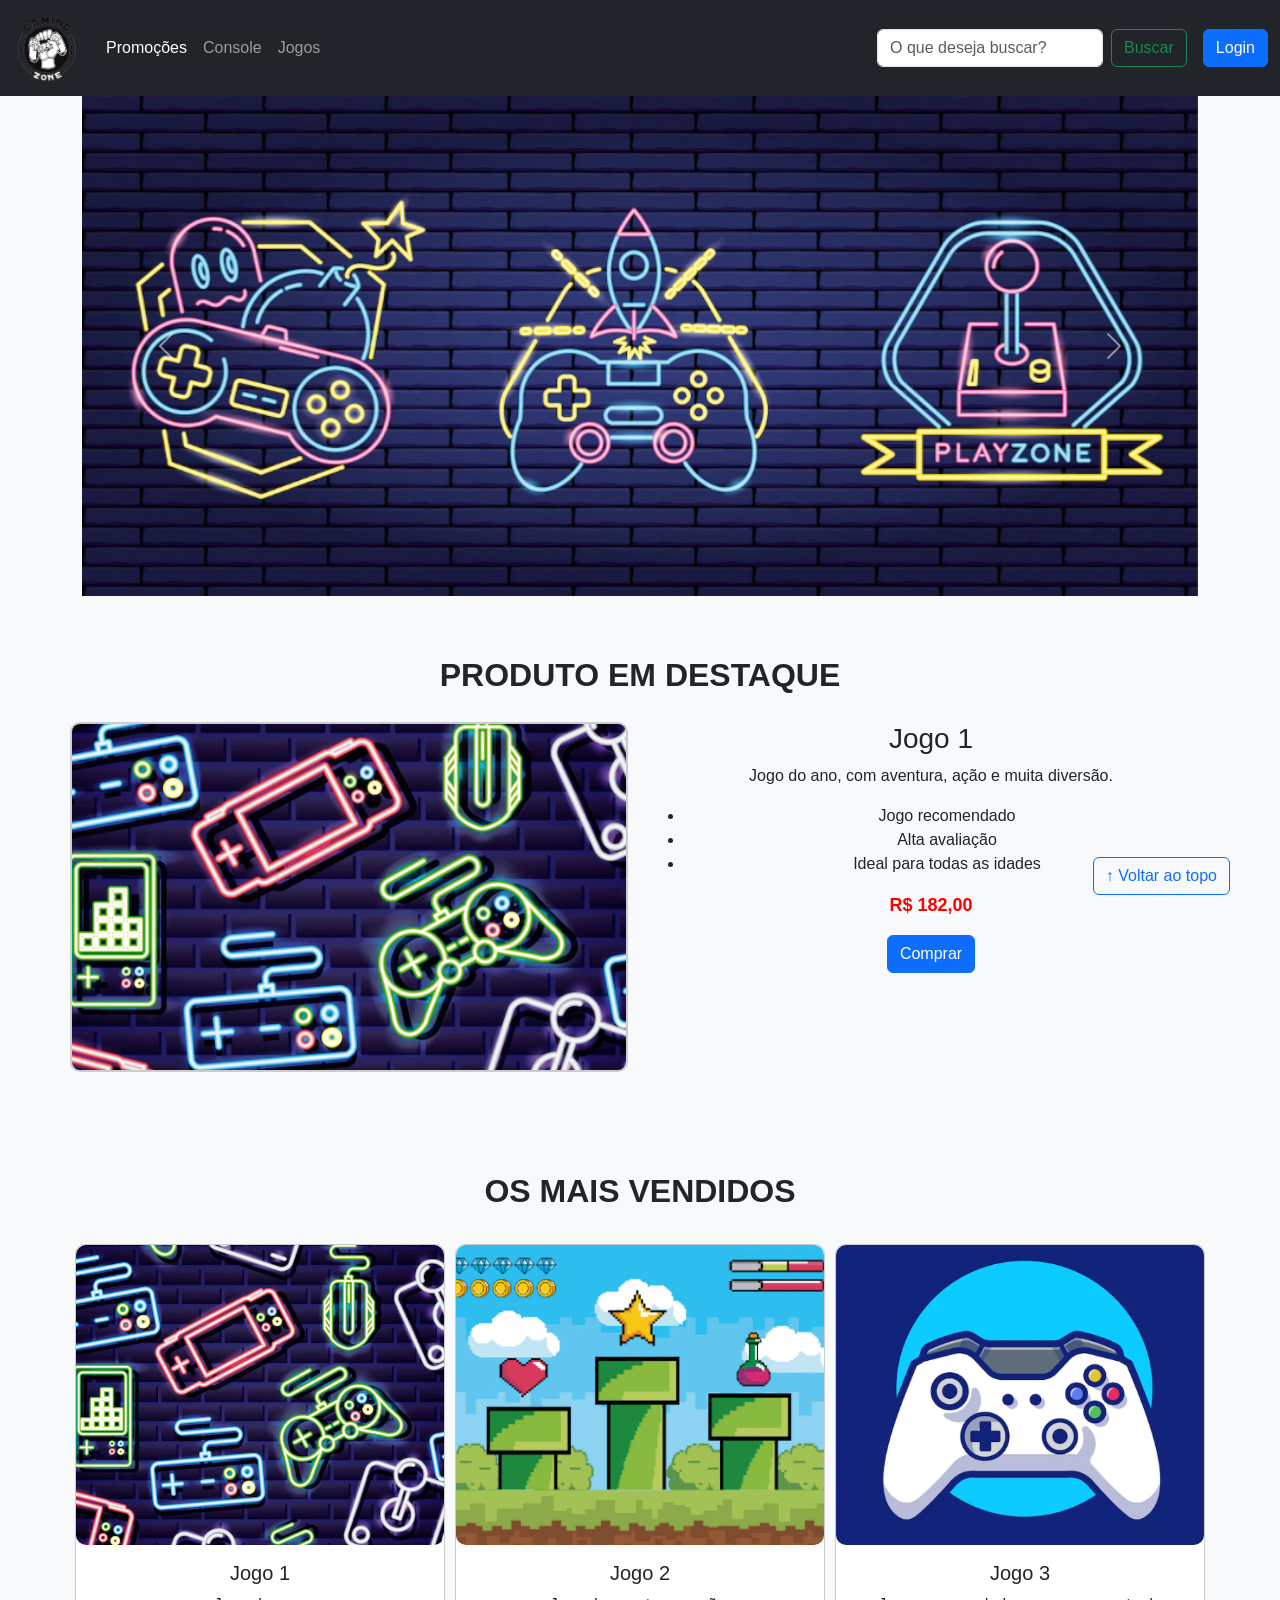
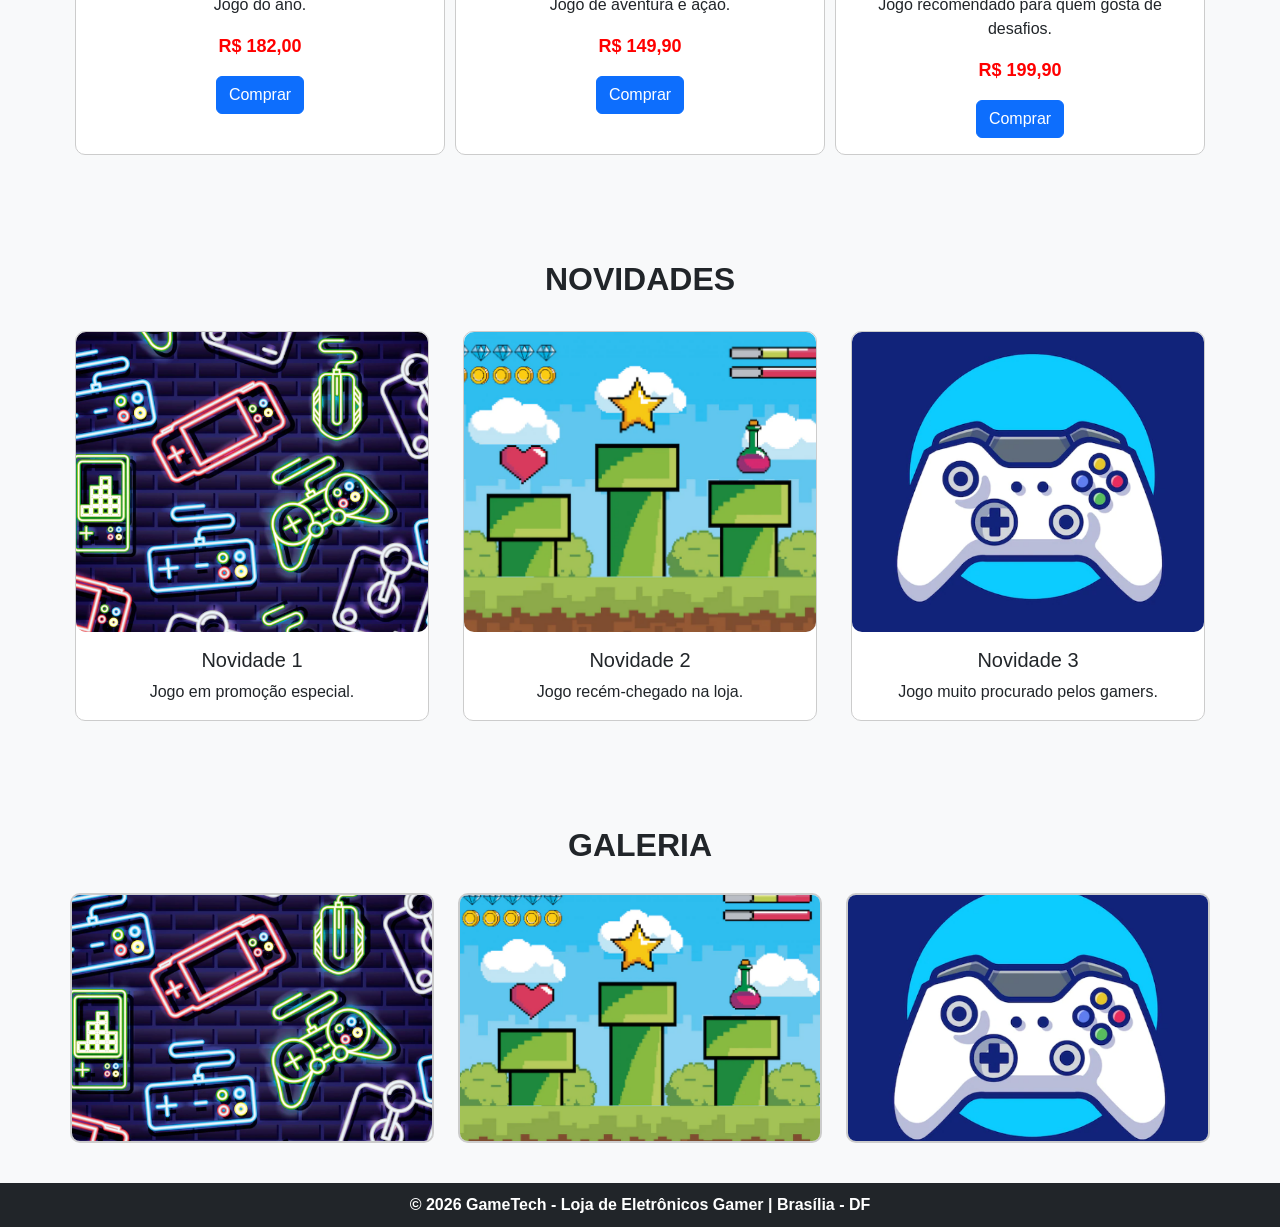
<file: index.html>
<!DOCTYPE html>
<html lang="pt-BR">
<head>
  <meta charset="UTF-8">
  <meta name="viewport" content="width=device-width, initial-scale=1">
  <title>GameTech - Loja Gamer</title>

  <link href="https://cdn.jsdelivr.net/npm/bootstrap@5.3.3/dist/css/bootstrap.min.css" rel="stylesheet">
  <link rel="stylesheet" href="css/estilo.css">
</head>
<body>

  <header>
    <nav class="navbar navbar-expand-lg navbar-dark bg-dark">
      <div class="container-fluid">

        <a class="navbar-brand" href="index.html">
          <img src="img/logo.png" alt="Logotipo GameTech">
        </a>

        <button class="navbar-toggler" type="button" data-bs-toggle="collapse" data-bs-target="#menuPrincipal">
          <span class="navbar-toggler-icon"></span>
        </button>

        <div class="collapse navbar-collapse" id="menuPrincipal">
          <ul class="navbar-nav me-auto mb-2 mb-lg-0">
            <li class="nav-item">
              <a class="nav-link active" href="index.html">Promoções</a>
            </li>

            <li class="nav-item">
              <a class="nav-link" href="#">Console</a>
            </li>

            <li class="nav-item">
              <a class="nav-link" href="#">Jogos</a>
            </li>
          </ul>

          <form class="d-flex" role="search">
            <input class="form-control me-2" type="search" placeholder="O que deseja buscar?" aria-label="Buscar">
            <button class="btn btn-outline-success" type="submit">Buscar</button>
          </form>

          <a class="btn btn-primary ms-lg-3" href="login.html">Login</a>
        </div>

      </div>
    </nav>
  </header>

  <main>

    <section id="section-banners" class="container">
      <div id="carouselExampleControls" class="carousel slide" data-bs-ride="carousel">
        <div class="carousel-inner">

          <div class="carousel-item active">
            <img src="img/banner1.PNG" class="d-block w-100" alt="Venha comprar na nossa loja gamer">
          </div>

          <div class="carousel-item">
            <img src="img/banner2.PNG" class="d-block w-100" alt="Promoção de produtos gamer">
          </div>

          <div class="carousel-item">
            <img src="img/banner3.PNG" class="d-block w-100" alt="Novidades de produtos gamer">
          </div>

        </div>

        <button class="carousel-control-prev" type="button" data-bs-target="#carouselExampleControls" data-bs-slide="prev">
          <span class="carousel-control-prev-icon" aria-hidden="true"></span>
          <span class="visually-hidden">Anterior</span>
        </button>

        <button class="carousel-control-next" type="button" data-bs-target="#carouselExampleControls" data-bs-slide="next">
          <span class="carousel-control-next-icon" aria-hidden="true"></span>
          <span class="visually-hidden">Próximo</span>
        </button>

      </div>
    </section>

    <section id="section-destaque" class="container">
      <h2>PRODUTO EM DESTAQUE</h2>

      <div class="row">
        <div class="col-lg-6">
          <img src="img/jogo1.PNG" alt="Jogo em destaque" class="img-fluid">
        </div>

        <div class="col-lg-6">
          <h3>Jogo 1</h3>
          <p>Jogo do ano, com aventura, ação e muita diversão.</p>

          <ul>
            <li>Jogo recomendado</li>
            <li>Alta avaliação</li>
            <li>Ideal para todas as idades</li>
          </ul>

          <p class="preco">R$ 182,00</p>

          <button type="button" class="btn btn-primary" onclick="comprar()">Comprar</button>

          <p id="mensagem-compra"></p>
        </div>
      </div>
    </section>

    <section id="section-vendidos" class="container">
      <h2>OS MAIS VENDIDOS</h2>

      <div class="card-group">

        <div class="card">
          <img src="img/jogo1.PNG" class="card-img-top" alt="Jogo 1">
          <div class="card-body">
            <h5 class="card-title">Jogo 1</h5>
            <p class="card-text">Jogo do ano.</p>
            <p class="preco">R$ 182,00</p>
            <button type="button" class="btn btn-primary" onclick="comprar()">Comprar</button>
          </div>
        </div>

        <div class="card">
          <img src="img/jogo2.PNG" class="card-img-top" alt="Jogo 2">
          <div class="card-body">
            <h5 class="card-title">Jogo 2</h5>
            <p class="card-text">Jogo de aventura e ação.</p>
            <p class="preco">R$ 149,90</p>
            <button type="button" class="btn btn-primary" onclick="comprar()">Comprar</button>
          </div>
        </div>

        <div class="card">
          <img src="img/jogo3.PNG" class="card-img-top" alt="Jogo 3">
          <div class="card-body">
            <h5 class="card-title">Jogo 3</h5>
            <p class="card-text">Jogo recomendado para quem gosta de desafios.</p>
            <p class="preco">R$ 199,90</p>
            <button type="button" class="btn btn-primary" onclick="comprar()">Comprar</button>
          </div>
        </div>

      </div>
    </section>

    <section id="section-novidades" class="container">
      <h2>NOVIDADES</h2>

      <div class="row">

        <div class="col-md-4">
          <div class="card">
            <img src="img/jogo1.PNG" class="card-img-top" alt="Novidade 1">
            <div class="card-body">
              <h5 class="card-title">Novidade 1</h5>
              <p class="card-text">Jogo em promoção especial.</p>
            </div>
          </div>
        </div>

        <div class="col-md-4">
          <div class="card">
            <img src="img/jogo2.PNG" class="card-img-top" alt="Novidade 2">
            <div class="card-body">
              <h5 class="card-title">Novidade 2</h5>
              <p class="card-text">Jogo recém-chegado na loja.</p>
            </div>
          </div>
        </div>

        <div class="col-md-4">
          <div class="card">
            <img src="img/jogo3.PNG" class="card-img-top" alt="Novidade 3">
            <div class="card-body">
              <h5 class="card-title">Novidade 3</h5>
              <p class="card-text">Jogo muito procurado pelos gamers.</p>
            </div>
          </div>
        </div>

      </div>
    </section>

    <section id="section-galeria" class="container">
      <h2>GALERIA</h2>

      <div class="row">
        <div class="col-md-4">
          <img src="img/jogo1.PNG" alt="Galeria 1" class="img-fluid">
        </div>

        <div class="col-md-4">
          <img src="img/jogo2.PNG" alt="Galeria 2" class="img-fluid">
        </div>

        <div class="col-md-4">
          <img src="img/jogo3.PNG" alt="Galeria 3" class="img-fluid">
        </div>
      </div>
    </section>

  </main>

  <footer>
    <p>© 2026 GameTech - Loja de Eletrônicos Gamer | Brasília - DF</p>
  </footer>

  <button id="voltar-topo" type="button" class="btn btn-outline-primary" onclick="topo()">
    &uarr; Voltar ao topo
  </button>

  <script src="js/script.js"></script>
  <script src="https://cdn.jsdelivr.net/npm/bootstrap@5.3.3/dist/js/bootstrap.bundle.min.js"></script>

</body>
</html>
</file>
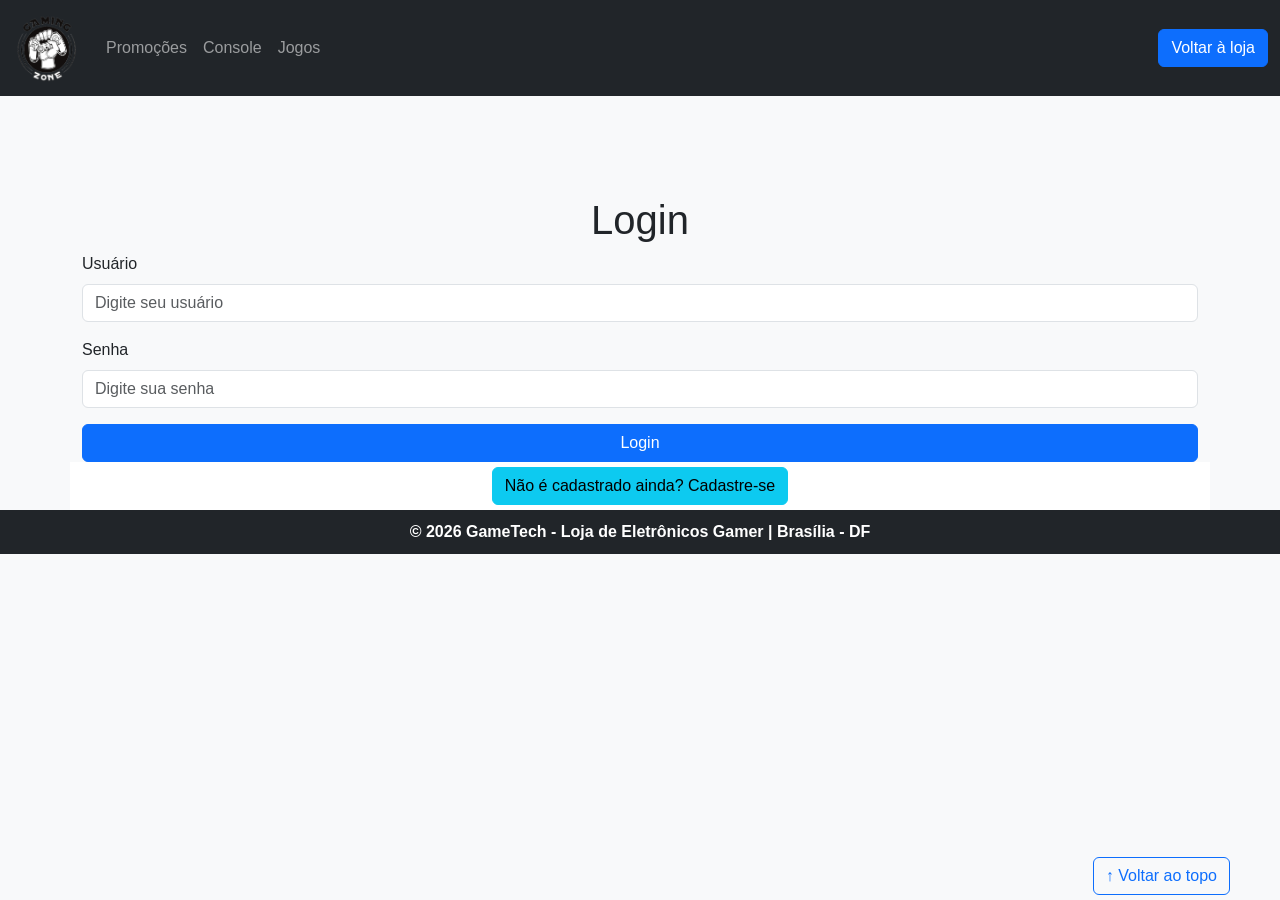
<file: login.html>
<!DOCTYPE html>
<html lang="pt-BR">
<head>
  <meta charset="UTF-8">
  <meta name="viewport" content="width=device-width, initial-scale=1">
  <title>Login - GameTech</title>

  <link href="https://cdn.jsdelivr.net/npm/bootstrap@5.3.3/dist/css/bootstrap.min.css" rel="stylesheet">
  <link rel="stylesheet" href="css/estilo.css">
</head>
<body>

  <header>
    <nav class="navbar navbar-expand-lg navbar-dark bg-dark">
      <div class="container-fluid">

        <a class="navbar-brand" href="index.html">
          <img src="img/logo.png" alt="Logotipo GameTech">
        </a>

        <button class="navbar-toggler" type="button" data-bs-toggle="collapse" data-bs-target="#menuLogin">
          <span class="navbar-toggler-icon"></span>
        </button>

        <div class="collapse navbar-collapse" id="menuLogin">
          <ul class="navbar-nav me-auto mb-2 mb-lg-0">
            <li class="nav-item">
              <a class="nav-link" href="index.html">Promoções</a>
            </li>

            <li class="nav-item">
              <a class="nav-link" href="#">Console</a>
            </li>

            <li class="nav-item">
              <a class="nav-link" href="#">Jogos</a>
            </li>
          </ul>

          <a class="btn btn-primary" href="index.html">Voltar à loja</a>
        </div>

      </div>
    </nav>
  </header>

  <main>

    <section id="section-login" class="container">
      <h1>Login</h1>

      <form>
        <div class="mb-3">
          <label for="usuario" class="form-label">Usuário</label>
          <input type="text" class="form-control" name="usuario" id="usuario" placeholder="Digite seu usuário">
        </div>

        <div class="mb-3">
          <label for="senha" class="form-label">Senha</label>
          <input type="password" class="form-control" name="senha" id="senha" placeholder="Digite sua senha">
        </div>

        <input type="button" value="Login" class="btn btn-primary" id="bt-login" onclick="login()" />
      </form>
    </section>

    <section id="section-cadastro" class="container">
      <div id="botao-cadastrar">
        <button type="button" class="btn btn-info">
          Não é cadastrado ainda? Cadastre-se
        </button>
      </div>

      <form id="form-cadastrar">
        <h2>Cadastro</h2>

        <div class="mb-3">
          <label for="nome-cadastro" class="form-label">Nome completo</label>
          <input type="text" class="form-control" id="nome-cadastro" placeholder="Digite seu nome completo">
        </div>

        <div class="mb-3">
          <label for="email-cadastro" class="form-label">E-mail</label>
          <input type="email" class="form-control" id="email-cadastro" placeholder="Digite seu e-mail">
        </div>

        <div class="mb-3">
          <label for="usuario-cadastro" class="form-label">Usuário</label>
          <input type="text" class="form-control" id="usuario-cadastro" placeholder="Crie um usuário">
        </div>

        <div class="mb-3">
          <label for="senha-cadastro" class="form-label">Senha</label>
          <input type="password" class="form-control" id="senha-cadastro" placeholder="Crie uma senha">
        </div>

        <input type="button" value="Cadastrar" class="btn btn-primary" id="bt-cadastrar" onclick="cadastro()" />
      </form>
    </section>

  </main>

  <footer>
    <p>© 2026 GameTech - Loja de Eletrônicos Gamer | Brasília - DF</p>
  </footer>

  <button id="voltar-topo" type="button" class="btn btn-outline-primary" onclick="topo()">
    &uarr; Voltar ao topo
  </button>

  <script src="js/script.js"></script>
  <script src="https://cdn.jsdelivr.net/npm/bootstrap@5.3.3/dist/js/bootstrap.bundle.min.js"></script>
  <script src="https://code.jquery.com/jquery-3.7.1.min.js"></script>
  <script src="js/jquery-script.js"></script>

</body>
</html>
</file>
<file: css/estilo.css>
body {
  background-color: #f8f9fa;
  font-family: Arial, Helvetica, sans-serif;
}

header img {
  height: 70px;
  width: 70px;
}

#section-banners img {
  height: 500px;
  object-fit: cover;
}

#section-destaque,
#section-vendidos,
#section-novidades,
#section-galeria {
  padding: 40px 0;
  text-align: center;
}

#section-destaque h2,
#section-vendidos h2,
#section-novidades h2,
#section-galeria h2 {
  font-weight: bold;
  padding: 20px;
}

#section-destaque img {
  height: 350px;
  width: 100%;
  object-fit: cover;
  border-radius: 10px;
  border: 2px solid #ccc;
}

#section-vendidos img,
#section-novidades img {
  height: 300px;
  object-fit: cover;
  border-radius: 10px;
}

#section-vendidos .card,
#section-novidades .card {
  margin: 5px;
  border: 1px solid #ccc;
  border-radius: 10px;
}

.preco {
  color: red;
  font-size: 18px;
  font-weight: bold;
}

#section-galeria img {
  height: 250px;
  width: 100%;
  object-fit: cover;
  border-radius: 10px;
  border: 2px solid #ccc;
}

footer {
  position: relative;
  bottom: 0;
  background-color: #212529;
  color: #fff;
}

footer p {
  text-align: center;
  font-weight: bold;
  padding: 10px;
  margin: 0;
}

#voltar-topo {
  position: fixed;
  bottom: 5px;
  right: 50px;
}

/* Responsividade para tablets */
@media (max-width: 991px) {
  #section-banners img {
    height: 350px;
  }

  #section-destaque img {
    height: 280px;
  }
}

/* Responsividade para celulares */
@media (max-width: 575px) {
  #section-banners img {
    height: 250px;
  }

  #section-vendidos img,
  #section-novidades img {
    height: 220px;
  }

  #section-destaque img {
    height: 220px;
  }

  #voltar-topo {
    right: 15px;
  }
}
#section-login {
  margin-top: 100px;
}

#section-login h1 {
  text-align: center;
}

#section-login input {
  width: 100%;
}

#section-cadastro {
  padding: 5px;
  text-align: center;
  background-color: #fff;
}

#form-cadastrar {
  padding: 50px;
  display: none;
}
</file>
